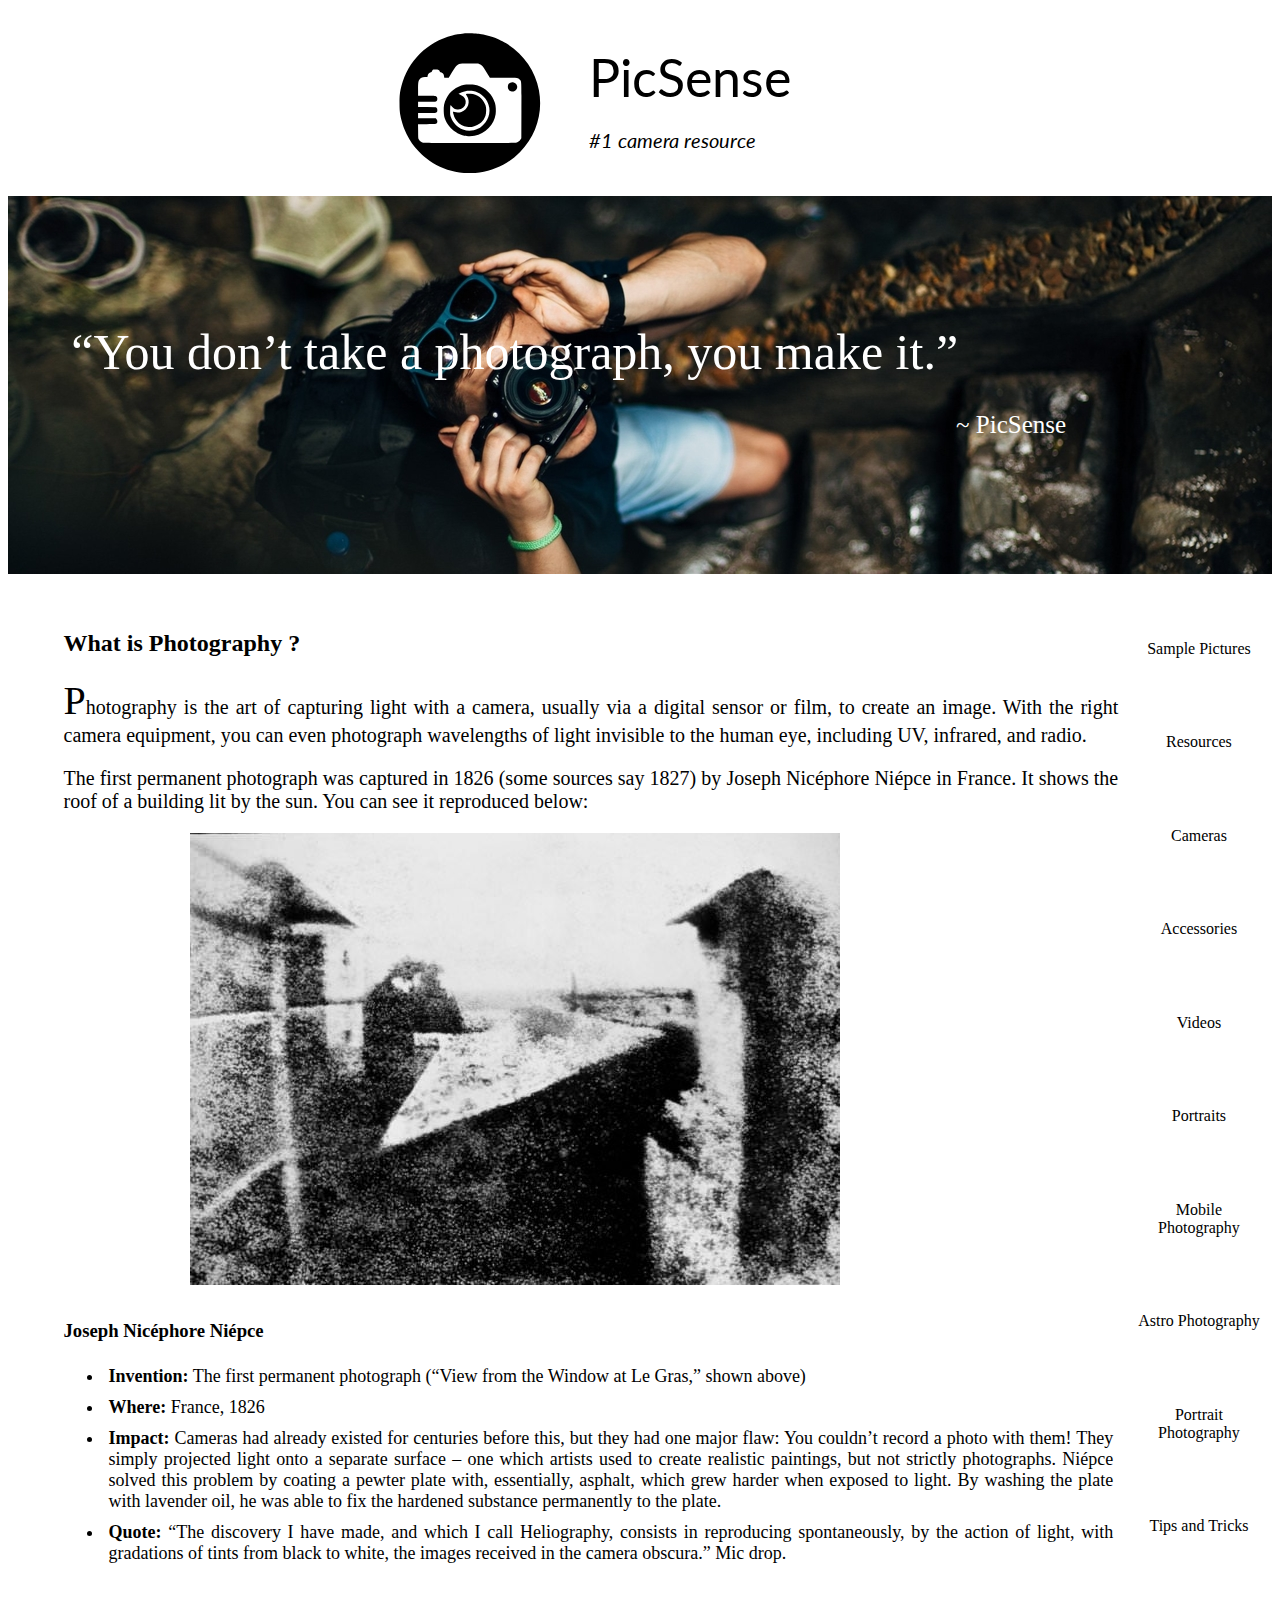
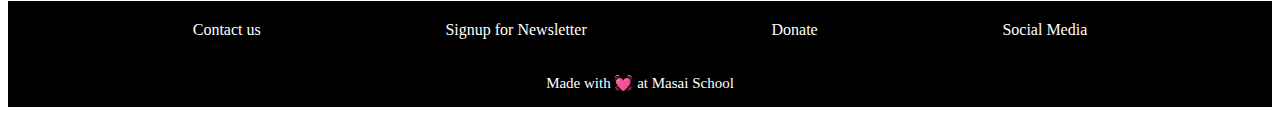
<file: index.html>
<!DOCTYPE html>
<html lang="en">

<head>
    <link rel="stylesheet" type="text/css" href="style.css">
    <link href="https://fonts.googleapis.com/css?family=Lato:400,700i&display=swap" rel="stylesheet">
    <meta charset="UTF-8">
    <meta name="viewport" content="width=device-width, initial-scale=1.0">
    <meta http-equiv="X-UA-Compatible" content="ie=edge">
    <title>PicSense</title>
</head>

<body>
    <div class="container1">
        <div class="header">
            <div><img class="cameraicon" src="resources/cameraicon.svg" alt=""></div>
            <div class="headertext1">PicSense<br>
                <p><i>#1 camera resource</i></p>
            </div>
        </div>
        <div class="navbar">
            <div class="navbartext1">“You don’t take a photograph, you make it.”</div>
            <br>
            <div class="navbartext2"> ~ PicSense</div>
        </div>
        <div class="sidebar">
            <div><a href="resources/samplepicture.html">Sample Pictures</a></div>
            <div><a href="resources/presources.html">Resources</a></div>
            <div><a
                    href="https://www.google.com/search?sxsrf=ACYBGNSxgcJOiOe1SYdRIUkkVOsRicGgYw%3A1572867543502&source=hp&ei=1w3AXbmfHJXYz7sPzd6syAc&q=best+cameras&oq=best+cameras&gs_l=psy-ab.3..0l4j0i20i263j0l3j0i20i263j0.2730.5225..5738...0.0..0.310.2222.0j9j2j1......0....1..gws-wiz.......0i131j35i39j0i67.9MmIUHc0Kig&ved=0ahUKEwj55tOZvNDlAhUV7HMBHU0vC3kQ4dUDCAU&uact=5">Cameras</a>
            </div>
            <div><a
                    href="https://www.google.com/search?sxsrf=ACYBGNRCfscL2-ybdBOMJGhJGe4PfFJ4EQ%3A1572867550183&ei=3g3AXca9CszerQHSjqmoAw&q=best+camera+accessories&oq=best+cameras+acc&gs_l=psy-ab.3.0.0i13l10.100700.101334..103272...0.2..0.235.764.0j3j1......0....1..gws-wiz.......0i71j0i67j0j0i10j0i22i30.i_FlzikR0RI">Accessories</a>
            </div>
            <div><a href="https://www.youtube.com/results?search_query=photography">Videos</a></div>
            <div><a href="resources/portraits.html">Portraits</a></div>
            <div><a href="resources/mphoto.html">Mobile Photography</a></div>
            <div><a href="https://www.google.com/search?client=ubuntu&channel=fs&q=astrophotography&ie=utf-8&oe=utf-8">Astro
                    Photography</a></div>
            <div><a href="resources/portraits.html">Portrait Photography</a></div>
            <div><a
                    href="https://www.google.com/search?client=ubuntu&hs=vCK&channel=fs&sxsrf=ACYBGNRcsnWTXt2kwjXRCDsL7r1W4oQm8g%3A1572871170369&ei=AhzAXbqcFpiGyAOBoKh4&q=photography+tips+and+tricks&oq=photography+tips+an&gs_l=psy-ab.3.0.0l10.97043.100672..101903...0.4..0.180.1742.0j13......0....1..gws-wiz.......0i71j35i39j0i67j0i20i263.G6hv_YPfydM">Tips
                    and Tricks</a></div>
        </div>
        <div class="content">
            <div class="parentcontent">
                <h2>What is Photography ?</h2>
                <p>Photography is the art of capturing light with a camera, usually via a digital sensor or film, to
                    create an image. With the right camera equipment, you can even photograph wavelengths of light
                    invisible to the human eye, including UV, infrared, and radio.</p>
                <p>The first permanent photograph was captured in 1826 (some sources say 1827) by Joseph Nicéphore
                    Niépce in France. It shows the roof of a building lit by the sun. You can see it reproduced below:
                </p>
                <img class="firstpic" src="resources/firstpic.jpg" alt="">
                <h3>Joseph Nicéphore Niépce</h3>
                <div>
                    <ul>
                        <li><b>Invention:</b> The first permanent photograph (“View from the Window at Le Gras,” shown
                            above)</li>
                        <li><b>Where:</b> France, 1826</li>
                        <li><b>Impact:</b> Cameras had already existed for centuries before this, but they had one major
                            flaw: You couldn’t record a photo with them! They simply projected light onto a separate
                            surface – one which artists used to create realistic paintings, but not strictly
                            photographs. Niépce solved this problem by coating a pewter plate with, essentially,
                            asphalt, which grew harder when exposed to light. By washing the plate with lavender oil, he
                            was able to fix the hardened substance permanently to the plate.</li>
                        <li><b>Quote:</b> “The discovery I have made, and which I call Heliography, consists in
                            reproducing spontaneously, by the action of light, with gradations of tints from black to
                            white, the images received in the camera obscura.” Mic drop.</li>
                    </ul>
                </div>
            </div>
        </div>
        <div class="footer">
            <div class="footercontent1">
                <div>Contact us</div>
                <div>Signup for Newsletter</div>
                <div>Donate</div>
                <div>Social Media</div>
            </div>
            <p class="tnote"> Made with 💓 at Masai School</p>
        </div>


</body>

</html>
</file>
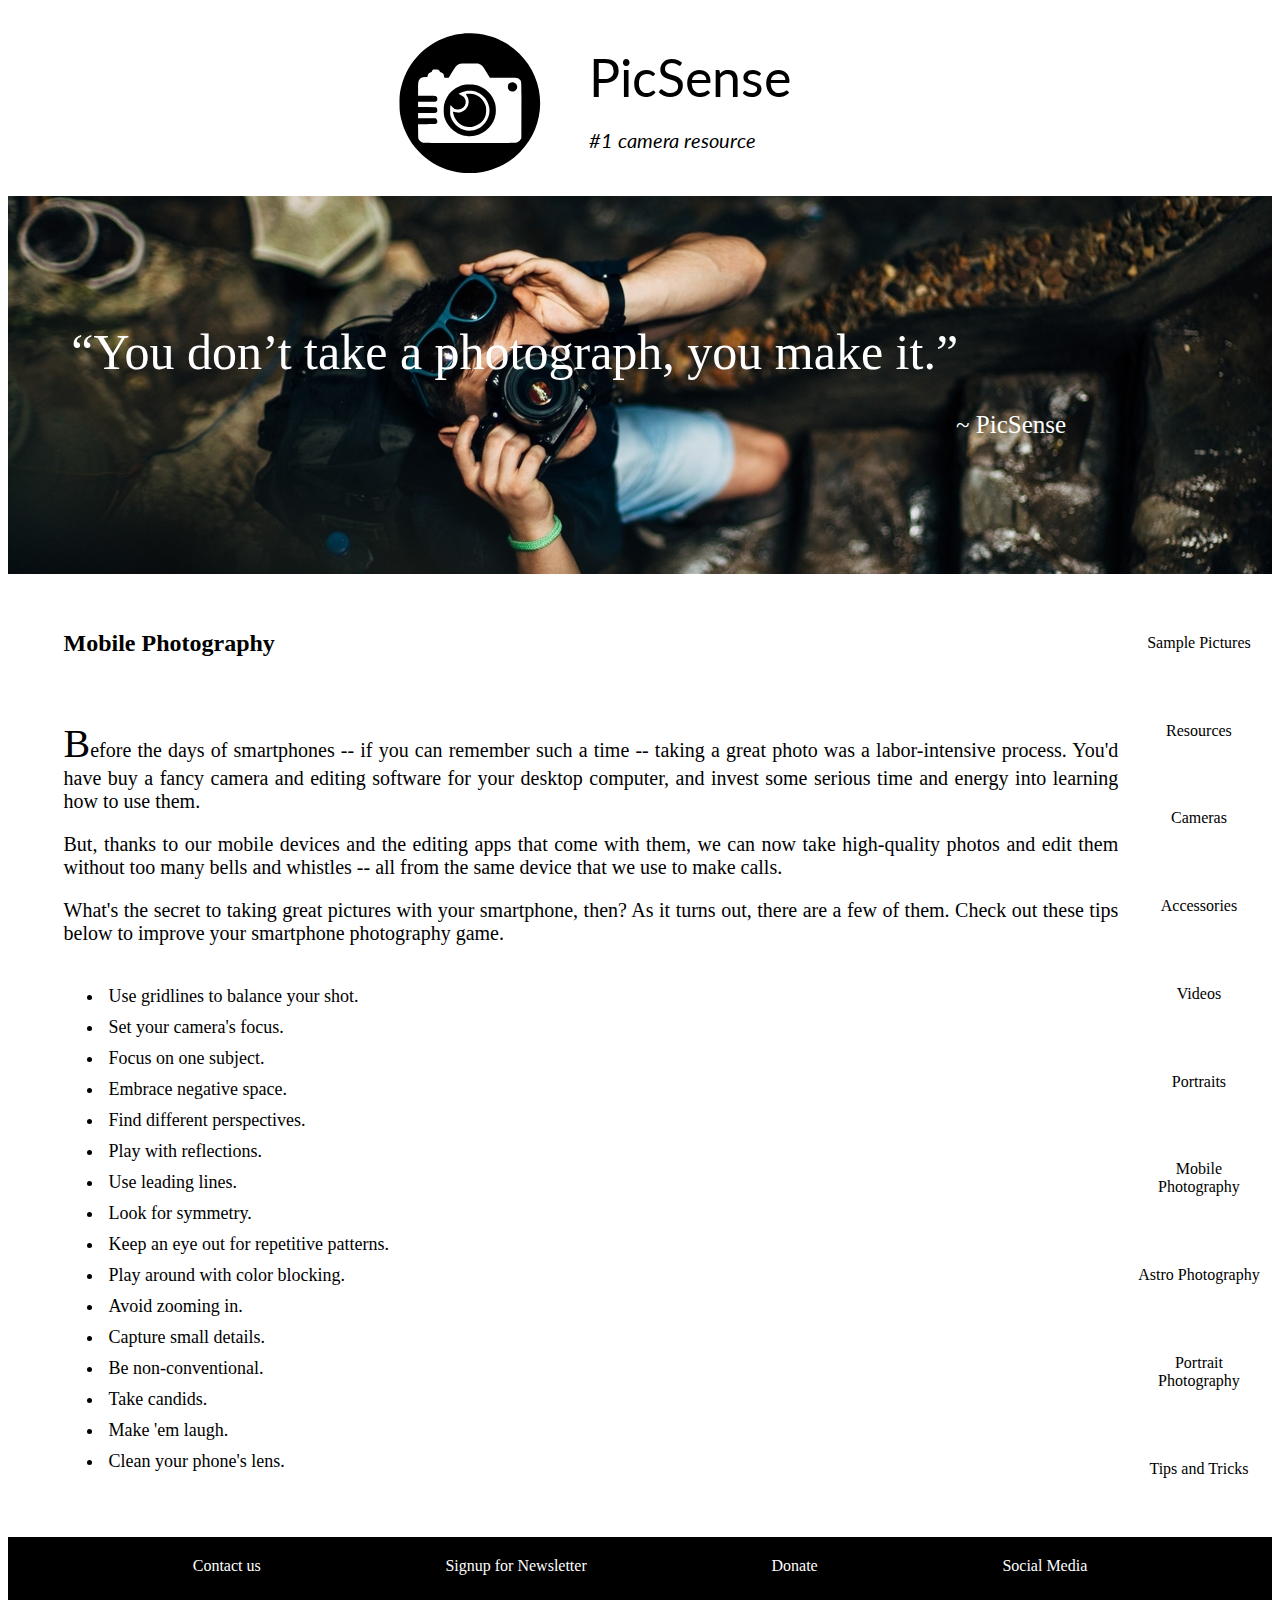
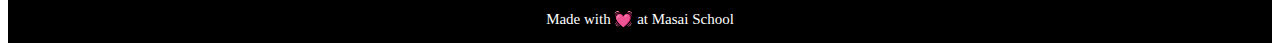
<file: resources/mphoto.html>
<!DOCTYPE html>
<html lang="en">

<head>
    <link rel="stylesheet" type="text/css" href="stylesp.css">
    <link href="https://fonts.googleapis.com/css?family=Lato:400,700i&display=swap" rel="stylesheet">
    <meta charset="UTF-8">
    <meta name="viewport" content="width=device-width, initial-scale=1.0">
    <meta http-equiv="X-UA-Compatible" content="ie=edge">
    <title>Mobile Photography</title>
</head>

<body>
    <div class="container1">
        <div class="header">
            <div><img class="cameraicon" src="resources/cameraicon.svg" alt=""></div>
            <div class="headertext1"><a href="index.html">PicSense<br>
                    <p><i>#1 camera resource</i></p>
                </a></div>
        </div>
        <div class="navbar">
            <div class="navbartext1">“You don’t take a photograph, you make it.”</div>
            <br>
            <div class="navbartext2"> ~ PicSense</div>
        </div>
        <div class="sidebar">
            <div><a href="samplepicture.html">Sample Pictures</a></div>
            <div><a href="presources.html">Resources</a></div>
            <div><a
                    href="https://www.google.com/search?sxsrf=ACYBGNSxgcJOiOe1SYdRIUkkVOsRicGgYw%3A1572867543502&source=hp&ei=1w3AXbmfHJXYz7sPzd6syAc&q=best+cameras&oq=best+cameras&gs_l=psy-ab.3..0l4j0i20i263j0l3j0i20i263j0.2730.5225..5738...0.0..0.310.2222.0j9j2j1......0....1..gws-wiz.......0i131j35i39j0i67.9MmIUHc0Kig&ved=0ahUKEwj55tOZvNDlAhUV7HMBHU0vC3kQ4dUDCAU&uact=5">Cameras</a>
            </div>
            <div><a
                    href="https://www.google.com/search?sxsrf=ACYBGNRCfscL2-ybdBOMJGhJGe4PfFJ4EQ%3A1572867550183&ei=3g3AXca9CszerQHSjqmoAw&q=best+camera+accessories&oq=best+cameras+acc&gs_l=psy-ab.3.0.0i13l10.100700.101334..103272...0.2..0.235.764.0j3j1......0....1..gws-wiz.......0i71j0i67j0j0i10j0i22i30.i_FlzikR0RI">Accessories</a>
            </div>
            <div><a href="https://www.youtube.com/results?search_query=photography">Videos</a></div>
            <div><a href="portraits.html">Portraits</a></div>
            <div><a href="mphoto.html">Mobile Photography</a></div>
            <div><a href="https://www.google.com/search?client=ubuntu&channel=fs&q=astrophotography&ie=utf-8&oe=utf-8">Astro
                    Photography</a></div>
            <div><a href="portraits.html">Portrait Photography</a></div>
            <div><a
                    href="https://www.google.com/search?client=ubuntu&hs=vCK&channel=fs&sxsrf=ACYBGNRcsnWTXt2kwjXRCDsL7r1W4oQm8g%3A1572871170369&ei=AhzAXbqcFpiGyAOBoKh4&q=photography+tips+and+tricks&oq=photography+tips+an&gs_l=psy-ab.3.0.0l10.97043.100672..101903...0.4..0.180.1742.0j13......0....1..gws-wiz.......0i71j35i39j0i67j0i20i263.G6hv_YPfydM">Tips
                    and Tricks</a></div>
        </div>
        <div class="content">
            <div class="parentcontent">
                <h2>Mobile Photography</h2>
                <p>
                    Before the days of smartphones -- if you can remember such a time -- taking a great photo was a
                    labor-intensive process. You'd have buy a fancy camera and editing software for your desktop
                    computer, and invest some serious time and energy into learning how to use them.
                </p>
                <p>
                    But, thanks to our mobile devices and the editing apps that come with them, we can now take
                    high-quality photos and edit them without too many bells and whistles -- all from the same device
                    that we use to make calls.
                </p>
                <p>
                    What's the secret to taking great pictures with your smartphone, then? As it turns out, there are a
                    few of them. Check out these tips below to improve your smartphone photography game.
                </p>
                <div class="pcontent">
                    <ul>
                        <li>Use gridlines to balance your shot.</li>
                        <li>Set your camera's focus.</li>
                        <li>Focus on one subject.</li>
                        <li>Embrace negative space.</li>
                        <li>Find different perspectives.</li>
                        <li>Play with reflections.</li>
                        <li>Use leading lines.</li>
                        <li>Look for symmetry.</li>
                        <li>Keep an eye out for repetitive patterns.</li>
                        <li>Play around with color blocking.</li>
                        <li>Avoid zooming in.</li>
                        <li>Capture small details.</li>
                        <li>Be non-conventional.</li>
                        <li>Take candids.</li>
                        <li>Make 'em laugh.</li>
                        <li>Clean your phone's lens. </li>
                    </ul>
                </div>
            </div>
        </div>
        <div class="footer">
            <div class="footercontent1">
                <div>Contact us</div>
                <div>Signup for Newsletter</div>
                <div>Donate</div>
                <div>Social Media</div>
            </div>
            <p class="tnote"> Made with 💓 at Masai School</p>
        </div>


</body>

</html>
</file>
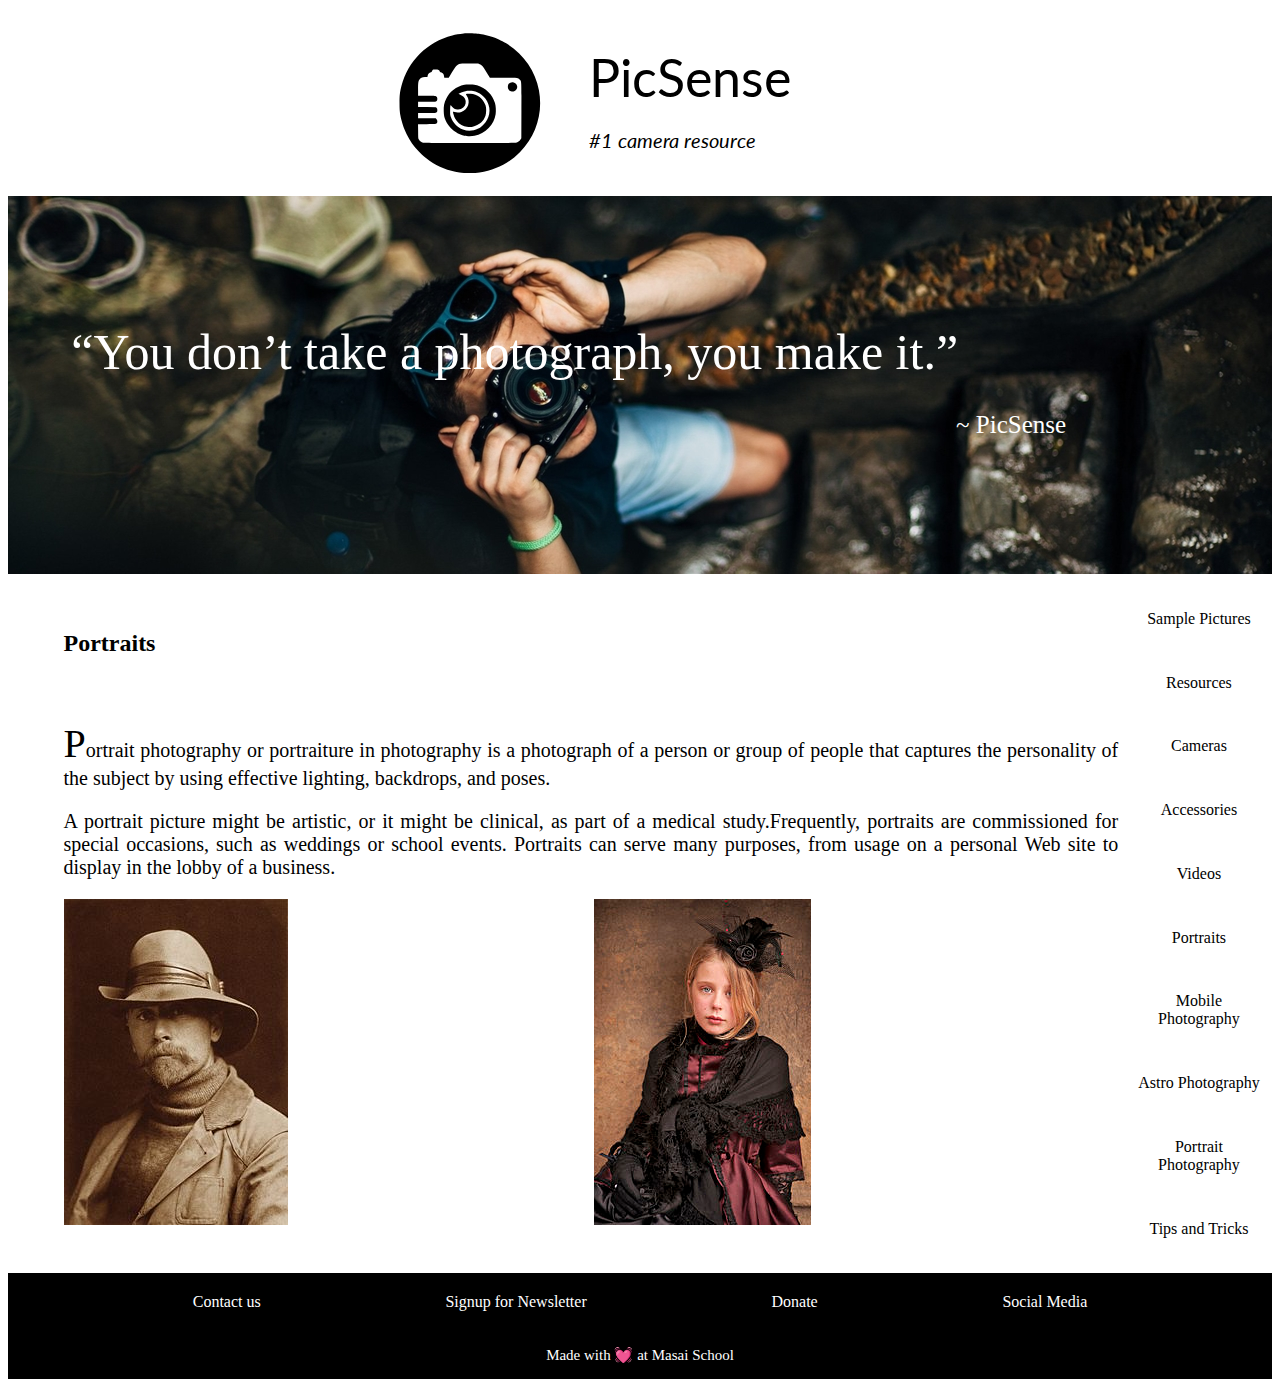
<file: resources/portraits.html>
<!DOCTYPE html>
<html lang="en">

<head>
    <link rel="stylesheet" type="text/css" href="stylesp.css">
    <link href="https://fonts.googleapis.com/css?family=Lato:400,700i&display=swap" rel="stylesheet">
    <meta charset="UTF-8">
    <meta name="viewport" content="width=device-width, initial-scale=1.0">
    <meta http-equiv="X-UA-Compatible" content="ie=edge">
    <title>Portraits</title>
</head>

<body>
    <div class="container1">
        <div class="header">
            <div><img class="cameraicon" src="resources/cameraicon.svg" alt=""></div>
            <div class="headertext1"><a href="index.html">PicSense<br>
                    <p><i>#1 camera resource</i></p>
                </a></div>
        </div>
        <div class="navbar">
            <div class="navbartext1">“You don’t take a photograph, you make it.”</div>
            <br>
            <div class="navbartext2"> ~ PicSense</div>
        </div>
        <div class="sidebar">
            <div><a href="samplepicture.html">Sample Pictures</a></div>
            <div><a href="presources.html">Resources</a></div>
            <div><a
                    href="https://www.google.com/search?sxsrf=ACYBGNSxgcJOiOe1SYdRIUkkVOsRicGgYw%3A1572867543502&source=hp&ei=1w3AXbmfHJXYz7sPzd6syAc&q=best+cameras&oq=best+cameras&gs_l=psy-ab.3..0l4j0i20i263j0l3j0i20i263j0.2730.5225..5738...0.0..0.310.2222.0j9j2j1......0....1..gws-wiz.......0i131j35i39j0i67.9MmIUHc0Kig&ved=0ahUKEwj55tOZvNDlAhUV7HMBHU0vC3kQ4dUDCAU&uact=5">Cameras</a>
            </div>
            <div><a
                    href="https://www.google.com/search?sxsrf=ACYBGNRCfscL2-ybdBOMJGhJGe4PfFJ4EQ%3A1572867550183&ei=3g3AXca9CszerQHSjqmoAw&q=best+camera+accessories&oq=best+cameras+acc&gs_l=psy-ab.3.0.0i13l10.100700.101334..103272...0.2..0.235.764.0j3j1......0....1..gws-wiz.......0i71j0i67j0j0i10j0i22i30.i_FlzikR0RI">Accessories</a>
            </div>
            <div><a href="https://www.youtube.com/results?search_query=photography">Videos</a></div>
            <div><a href="portraits.html">Portraits</a></div>
            <div><a href="mphoto.html">Mobile Photography</a></div>
            <div><a href="https://www.google.com/search?client=ubuntu&channel=fs&q=astrophotography&ie=utf-8&oe=utf-8">Astro
                    Photography</a></div>
            <div><a href="portraits.html">Portrait Photography</a></div>
            <div><a
                    href="https://www.google.com/search?client=ubuntu&hs=vCK&channel=fs&sxsrf=ACYBGNRcsnWTXt2kwjXRCDsL7r1W4oQm8g%3A1572871170369&ei=AhzAXbqcFpiGyAOBoKh4&q=photography+tips+and+tricks&oq=photography+tips+an&gs_l=psy-ab.3.0.0l10.97043.100672..101903...0.4..0.180.1742.0j13......0....1..gws-wiz.......0i71j35i39j0i67j0i20i263.G6hv_YPfydM">Tips
                    and Tricks</a></div>
        </div>
        <div class="content">
            <div class="parentcontent">
                <h2>Portraits</h2>
                <p>
                    Portrait photography or portraiture in photography is a photograph of a person or group of people
                    that captures the personality of the subject by using effective lighting, backdrops, and poses.
                </p>
                <p>A portrait picture might be artistic, or it might be clinical, as part of a medical study.Frequently,
                    portraits are commissioned for special occasions, such as weddings or school events. Portraits can
                    serve many purposes, from usage on a personal Web site to display in the lobby of a business.</p>
                <div class="pcontent">
                    <div class="pic1"><img src="resources/pp1.jpg" alt=""></div>
                    <div class="pic2"><img src="resources/pp2.jpg" alt=""></div>
                </div>
            </div>
        </div>
        <div class="footer">
            <div class="footercontent1">
                <div>Contact us</div>
                <div>Signup for Newsletter</div>
                <div>Donate</div>
                <div>Social Media</div>
            </div>
            <p class="tnote"> Made with 💓 at Masai School</p>
        </div>


</body>

</html>
</file>
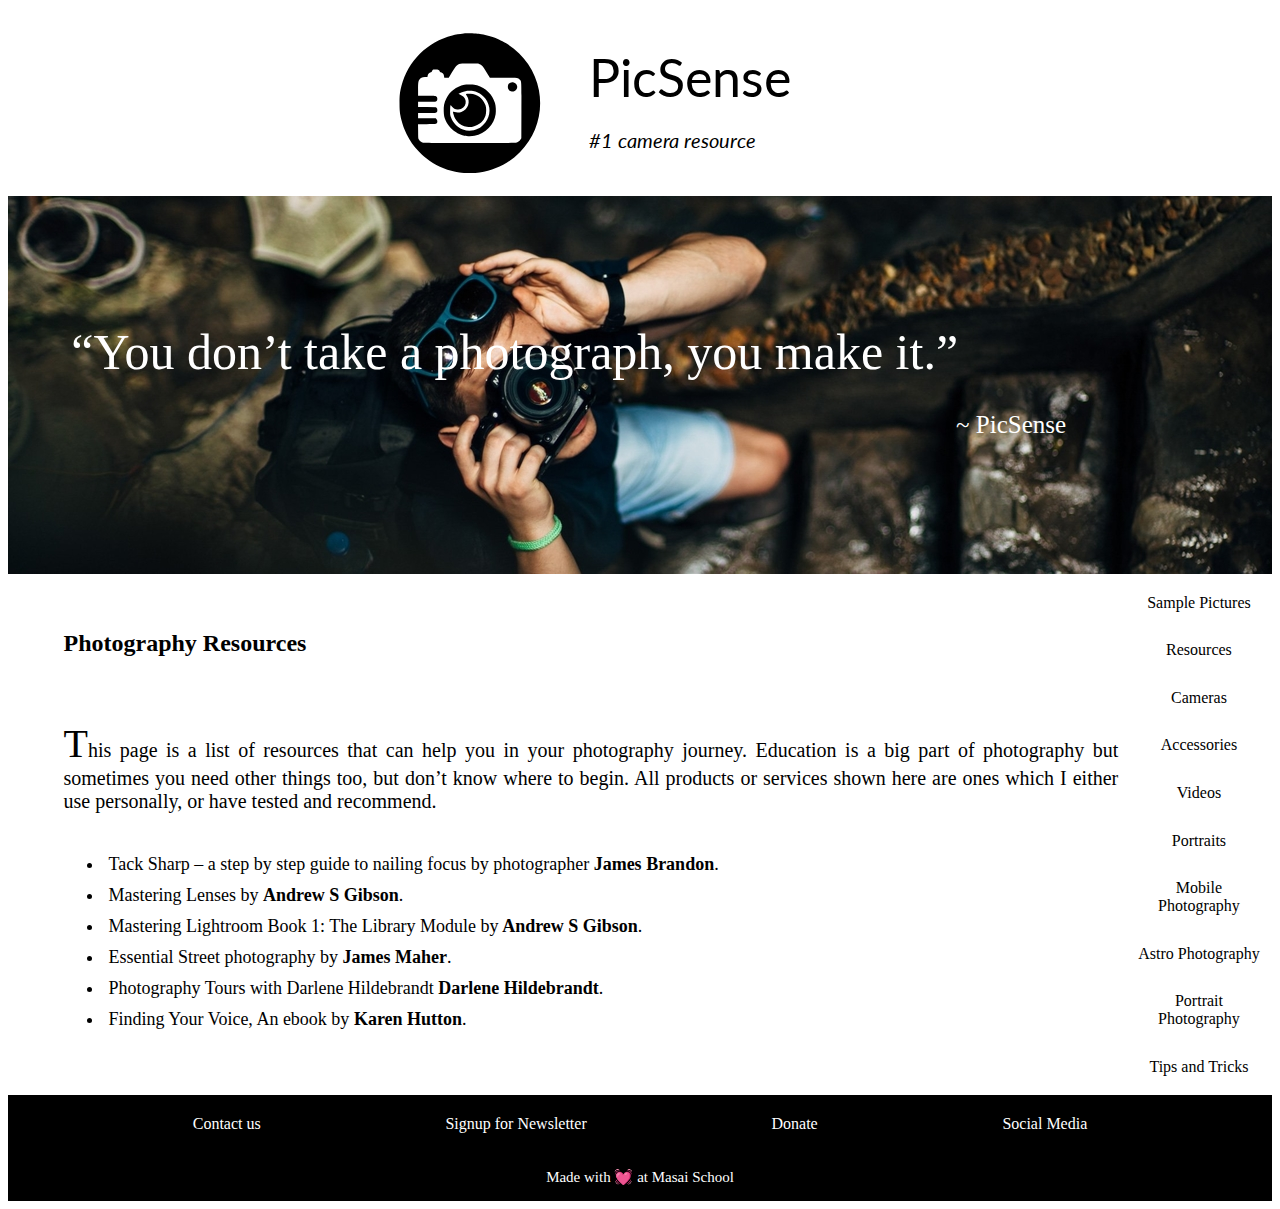
<file: resources/presources.html>
<!DOCTYPE html>
<html lang="en">

<head>
    <link rel="stylesheet" type="text/css" href="stylesp.css">
    <link href="https://fonts.googleapis.com/css?family=Lato:400,700i&display=swap" rel="stylesheet">
    <meta charset="UTF-8">
    <meta name="viewport" content="width=device-width, initial-scale=1.0">
    <meta http-equiv="X-UA-Compatible" content="ie=edge">
    <title>Resources</title>
</head>

<body>
    <div class="container1">
        <div class="header">
            <div><img class="cameraicon" src="resources/cameraicon.svg" alt=""></div>
            <div class="headertext1"><a href="index.html">PicSense<br>
                    <p><i>#1 camera resource</i></p>
                </a></div>
        </div>
        <div class="navbar">
            <div class="navbartext1">“You don’t take a photograph, you make it.”</div>
            <br>
            <div class="navbartext2"> ~ PicSense</div>
        </div>
        <div class="sidebar">
            <div><a href="samplepicture.html">Sample Pictures</a></div>
            <div><a href="presources.html">Resources</a></div>
            <div><a
                    href="https://www.google.com/search?sxsrf=ACYBGNSxgcJOiOe1SYdRIUkkVOsRicGgYw%3A1572867543502&source=hp&ei=1w3AXbmfHJXYz7sPzd6syAc&q=best+cameras&oq=best+cameras&gs_l=psy-ab.3..0l4j0i20i263j0l3j0i20i263j0.2730.5225..5738...0.0..0.310.2222.0j9j2j1......0....1..gws-wiz.......0i131j35i39j0i67.9MmIUHc0Kig&ved=0ahUKEwj55tOZvNDlAhUV7HMBHU0vC3kQ4dUDCAU&uact=5">Cameras</a>
            </div>
            <div><a
                    href="https://www.google.com/search?sxsrf=ACYBGNRCfscL2-ybdBOMJGhJGe4PfFJ4EQ%3A1572867550183&ei=3g3AXca9CszerQHSjqmoAw&q=best+camera+accessories&oq=best+cameras+acc&gs_l=psy-ab.3.0.0i13l10.100700.101334..103272...0.2..0.235.764.0j3j1......0....1..gws-wiz.......0i71j0i67j0j0i10j0i22i30.i_FlzikR0RI">Accessories</a>
            </div>
            <div><a href="https://www.youtube.com/results?search_query=photography">Videos</a></div>
            <div><a href="portraits.html">Portraits</a></div>
            <div><a href="mphoto.html">Mobile Photography</a></div>
            <div><a href="https://www.google.com/search?client=ubuntu&channel=fs&q=astrophotography&ie=utf-8&oe=utf-8">Astro
                    Photography</a></div>
            <div><a href="portraits.html">Portrait Photography</a></div>
            <div><a
                    href="https://www.google.com/search?client=ubuntu&hs=vCK&channel=fs&sxsrf=ACYBGNRcsnWTXt2kwjXRCDsL7r1W4oQm8g%3A1572871170369&ei=AhzAXbqcFpiGyAOBoKh4&q=photography+tips+and+tricks&oq=photography+tips+an&gs_l=psy-ab.3.0.0l10.97043.100672..101903...0.4..0.180.1742.0j13......0....1..gws-wiz.......0i71j35i39j0i67j0i20i263.G6hv_YPfydM">Tips
                    and Tricks</a></div>
        </div>
        <div class="content">
            <div class="parentcontent">
                <h2>Photography Resources</h2>
                <p>This page is a list of resources that can help you in your photography journey. Education is a big
                    part of photography but sometimes you need other things too, but don’t know where to begin. All
                    products or services shown here are ones which I either use personally, or have tested and
                    recommend.</p>
                <div class="pcontent">

                    <ul>
                        <li><a href="https://www.digitalphotomentor.com/nailing-focus">Tack Sharp – a step by step guide
                                to nailing focus by photographer <b>James Brandon</b>.</a></li>
                        <li><a href="https://www.digitalphotomentor.com/ag-mastering-lenses">Mastering Lenses by <b>
                                    Andrew S Gibson</b>.</a></li>
                        <li><a href="https://www.digitalphotomentor.com/andrew-gibson-lightroom-books">Mastering
                                Lightroom Book 1: The Library Module by<b> Andrew S Gibson</b>.</a></li>
                        <li><a href="https://www.digitalphotomentor.com/jm-essential-street-photography">Essential
                                Street photography by <b> James Maher</b>.</a></li>
                        <li><a href="https://www.digitalphotomentor.com/photo-tours/">Photography Tours with Darlene
                                Hildebrandt<b> Darlene Hildebrandt</b>.</a></li>
                        <li><a href="http://karenhutton.com/product/10-steps-to-finding-your-voice/">Finding Your Voice,
                                An ebook by<b> Karen Hutton</b>.</a></li>
                    </ul>

                </div>
            </div>
        </div>
        <div class="footer">
            <div class="footercontent1">
                <div>Contact us</div>
                <div>Signup for Newsletter</div>
                <div>Donate</div>
                <div>Social Media</div>
            </div>
            <p class="tnote"> Made with 💓 at Masai School</p>
        </div>


</body>

</html>
</file>
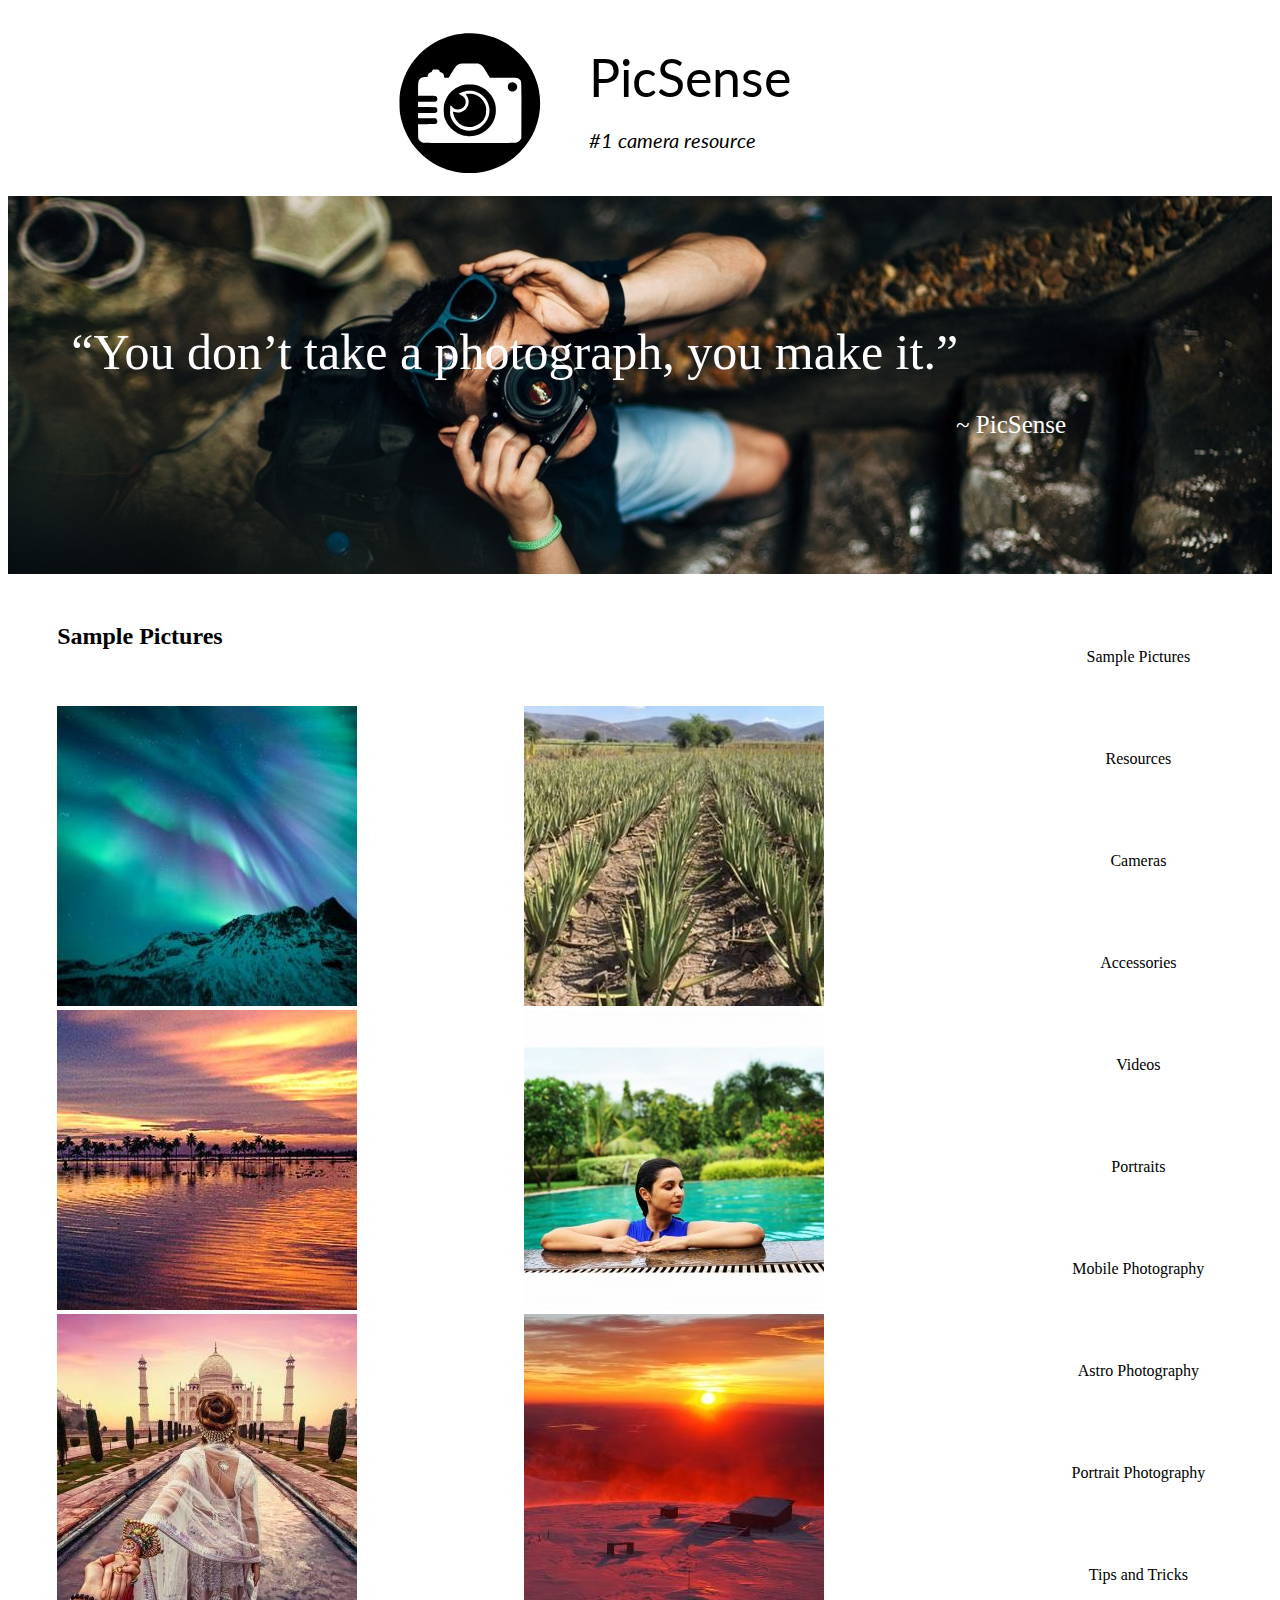
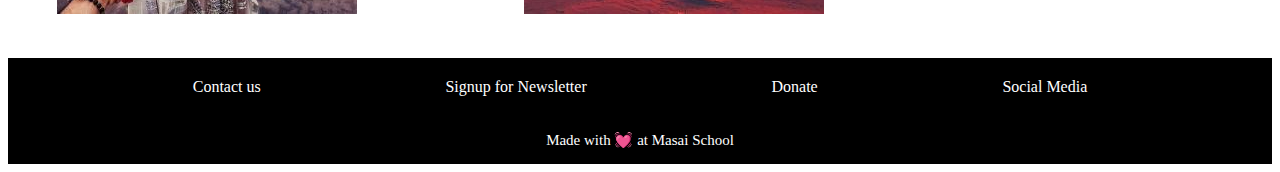
<file: resources/samplepicture.html>
<!DOCTYPE html>
<html lang="en">

<head>
    <link rel="stylesheet" type="text/css" href="stylesp.css">
    <link href="https://fonts.googleapis.com/css?family=Lato:400,700i&display=swap" rel="stylesheet">
    <meta charset="UTF-8">
    <meta name="viewport" content="width=device-width, initial-scale=1.0">
    <meta http-equiv="X-UA-Compatible" content="ie=edge">
    <title>Sample Pictures</title>
</head>

<body>
    <div class="container1">
        <div class="header">
            <div><img class="cameraicon" src="resources/cameraicon.svg" alt=""></div>
            <div class="headertext1"><a href="index.html">PicSense<br>
                    <p><i>#1 camera resource</i></p>
                </a></div>
        </div>
        <div class="navbar">
            <div class="navbartext1">“You don’t take a photograph, you make it.”</div>
            <br>
            <div class="navbartext2"> ~ PicSense</div>
        </div>
        <div class="sidebar">
            <div><a href="samplepicture.html">Sample Pictures</a></div>
            <div><a href="presources.html">Resources</a></div>
            <div><a
                    href="https://www.google.com/search?sxsrf=ACYBGNSxgcJOiOe1SYdRIUkkVOsRicGgYw%3A1572867543502&source=hp&ei=1w3AXbmfHJXYz7sPzd6syAc&q=best+cameras&oq=best+cameras&gs_l=psy-ab.3..0l4j0i20i263j0l3j0i20i263j0.2730.5225..5738...0.0..0.310.2222.0j9j2j1......0....1..gws-wiz.......0i131j35i39j0i67.9MmIUHc0Kig&ved=0ahUKEwj55tOZvNDlAhUV7HMBHU0vC3kQ4dUDCAU&uact=5">Cameras</a>
            </div>
            <div><a
                    href="https://www.google.com/search?sxsrf=ACYBGNRCfscL2-ybdBOMJGhJGe4PfFJ4EQ%3A1572867550183&ei=3g3AXca9CszerQHSjqmoAw&q=best+camera+accessories&oq=best+cameras+acc&gs_l=psy-ab.3.0.0i13l10.100700.101334..103272...0.2..0.235.764.0j3j1......0....1..gws-wiz.......0i71j0i67j0j0i10j0i22i30.i_FlzikR0RI">Accessories</a>
            </div>
            <div><a href="https://www.youtube.com/results?search_query=photography">Videos</a></div>
            <div><a href="portraits.html">Portraits</a></div>
            <div><a href="mphoto.html">Mobile Photography</a></div>
            <div><a href="https://www.google.com/search?client=ubuntu&channel=fs&q=astrophotography&ie=utf-8&oe=utf-8">Astro
                    Photography</a></div>
            <div><a href="portraits.html">Portrait Photography</a></div>
            <div><a
                    href="https://www.google.com/search?client=ubuntu&hs=vCK&channel=fs&sxsrf=ACYBGNRcsnWTXt2kwjXRCDsL7r1W4oQm8g%3A1572871170369&ei=AhzAXbqcFpiGyAOBoKh4&q=photography+tips+and+tricks&oq=photography+tips+an&gs_l=psy-ab.3.0.0l10.97043.100672..101903...0.4..0.180.1742.0j13......0....1..gws-wiz.......0i71j35i39j0i67j0i20i263.G6hv_YPfydM">Tips
                    and Tricks</a></div>
        </div>
        <div class="content">
            <div class="parentcontent">
                <h2>Sample Pictures</h2>
                <div class="pcontent">
                    <div class="pic1"><img src="resources/xpic1.jpg" alt=""></div>
                    <div class="pic2"><img src="resources/xpic2.jpg" alt=""></div>
                    <div class="pic3"><img src="resources/xpic3.jpg" alt=""></div>
                    <div class="pic4"><img src="resources/xpic4.jpg" alt=""></div>
                    <div class="pic5"><img src="resources/xpic5.jpg" alt=""></div>
                    <div class="pic6"><img src="resources/xpic6.jpg" alt=""></div>
                </div>
            </div>
        </div>
        <div class="footer">
            <div class="footercontent1">
                <div>Contact us</div>
                <div>Signup for Newsletter</div>
                <div>Donate</div>
                <div>Social Media</div>
            </div>
            <p class="tnote"> Made with 💓 at Masai School</p>
        </div>


</body>

</html>
</file>
<file: style.css>
.container1 {
    display: grid;
    width: 100%;
    height: 100%;
    #border: 2px solid black;
    grid-auto-rows: minmax(50px, auto);
    grid-template-areas:
        "xheader xheader xheader xheader"
        "xnavbar xnavbar xnavbar xnavbar"
        "xcontent xcontent xcontent xsidebar"
        "xfooter xfooter xfooter xfooter";
}

.container1 div {
    #border: 2px solid black;
}

.header {
    grid-area: xheader;
    #background-color: red;
    justify-content: center;

}

.cameraicon {
    height: 12%;
    width: 13%;
    margin-left: 30%;
    float: left;
    margin-top: 1%;
    #border: 2px solid black;
}

.headertext1 {
    font-size: 52px;
    font-family: 'Lato', sans-serif;
    float: left;
    margin-top: 3%;
    margin-left: 3%;
}

p {
    font-size: 20px;
    padding: 0px;
    text-align: justify;
}

.navbar {
    grid-area: xnavbar;
    #background-color: aqua;
    background-image: url(resources/navbar.jpg);
    height: 378px;
}

.navbartext1 {
    color: white;
    margin-top: 10%;
    font-size: 50px;
    margin-left: 5%;
}

.navbartext2 {
    color: white;
    margin-top: 1%;
    margin-left: 75%;
    ;
    font-size: 25px;
}

.sidebar {
    grid-area: xsidebar;
    #background-color: darkgoldenrod;
    display: flex;
    flex-direction: column;
    justify-content: space-evenly
}

.sidebar div {
    margin-left: 5%;
    justify-content: space-evenly;
    text-align: center;
    padding: 10px;
}

.sidebar div:hover {
    background-color: black;
    color: white;
}

a:hover {
    background-color: black;
    color: white;
}

a {
    text-decoration: none;
    color: black;
}

.content {
    grid-area: xcontent;
    #background-color: blueviolet;
}

h3 {
    margin-top: 3%;
}

li {
    padding: 5px;
    text-align: justify;
    font-size: 18px;
}

ul {
    margin-bottom: 3%;
}

h2+p::first-letter {
    font-size: 40px;
}

.firstpic {
    margin-left: 12%;
}

.parentcontent {
    margin-left: 5%;
    margin-top: 5%;
}

.footer {
    grid-area: xfooter;
    background-color: black;

}

.footercontent1 {
    display: flex;
    justify-content: space-evenly;
    flex-direction: row;
    color: white;
    padding: 10px;
}

.footercontent1 div {
    padding: 10px;
}

.footercontent1 div:hover {
    background-color: white;
    color: black;
}

.tnote {
    font-size: 15px;
    color: white;
    text-align: center;
}

@media (max-width:768px) {
    .container1 {
        grid-template-areas:
            "xheader xheader xheader xheader"
            "xnavbar xnavbar xnavbar xnavbar"
            "xcontent xcontent xcontent xcontent"
            "xsidebar xsidebar xsidebar xsidebar"
            "xsidebar xsidebar xsidebar xsidebar"
            "xfooter xfooter xfooter xfooter";

    }

    .footercontent1 {
        flex-direction: column
    }

    .firstpic {
        width: 70%
    }
}
</file>
<file: resources/stylesp.css>
.container1 {
    display: grid;
    width: 100%;
    height: 100%;
    #border: 2px solid black;
    grid-auto-rows: minmax(50px, auto);
    grid-template-areas:
        "xheader xheader xheader xheader"
        "xnavbar xnavbar xnavbar xnavbar"
        "xcontent xcontent xcontent xsidebar"
        "xfooter xfooter xfooter xfooter";
}

.container1 div {
    #border: 2px solid black;
}

.header {
    grid-area: xheader;
    #background-color: red;
    justify-content: center;

}

.cameraicon {
    height: 12%;
    width: 13%;
    margin-left: 30%;
    float: left;
    margin-top: 1%;
    #border: 2px solid black;
}

.headertext1 {
    font-size: 52px;
    font-family: 'Lato', sans-serif;
    float: left;
    margin-top: 3%;
    margin-left: 3%;
}

p {
    font-size: 20px;
    padding: 0px;
    text-align: justify;
}

.navbar {
    grid-area: xnavbar;
    #background-color: aqua;
    background-image: url(resources/navbar.jpg);
    height: 378px;

}

.navbartext1 {
    color: white;
    margin-top: 10%;
    font-size: 50px;
    margin-left: 5%;
}

.navbartext2 {
    color: white;
    margin-top: 1%;
    margin-left: 75%;
    ;
    font-size: 25px;
}

.sidebar {
    grid-area: xsidebar;
    #background-color: darkgoldenrod;
    display: flex;
    flex-direction: column;
    justify-content: space-evenly
}

.sidebar div {
    margin-left: 5%;
    justify-content: space-evenly;
    text-align: center;
    padding: 10px;
}

.sidebar div:hover {
    background-color: black;
    color: white;
}

a:hover {
    background-color: black;
    color: white;
}

a {
    text-decoration: none;
    color: black;
}

.content {
    grid-area: xcontent;
    #background-color: blueviolet;
}

h2 {
    margin-bottom: 6%;
}

h2+p::first-letter {
    font-size: 40px;
}

li {
    font-size: 18px;
    padding: 5px;
}

.pcontent {
    display: grid;
    grid-template-columns: auto auto;
    grid-template-rows: auto auto auto;
}

.parentcontent {
    margin-left: 5%;
    margin-top: 5%;
    margin-bottom: 4%;
}

.footer {
    grid-area: xfooter;
    background-color: black;

}

.footercontent1 {
    display: flex;
    justify-content: space-evenly;
    flex-direction: row;
    color: white;
    padding: 10px;
}

.footercontent1 div {
    padding: 10px;
}

.footercontent1 div:hover {
    background-color: white;
    color: black;
}

.tnote {
    font-size: 15px;
    color: white;
    text-align: center;
}

@media (max-width:768px) {
    .container1 {
        grid-template-areas:
            "xheader xheader xheader xheader"
            "xnavbar xnavbar xnavbar xnavbar"
            "xcontent xcontent xcontent xcontent"
            "xsidebar xsidebar xsidebar xsidebar"
            "xsidebar xsidebar xsidebar xsidebar"
            "xfooter xfooter xfooter xfooter";

    }

    .footercontent1 {
        flex-direction: column
    }

    .firstpic {
        width: 70%
    }

    .pcontent {
        grid-template-columns: auto;
        grid-template-rows: auto auto auto auto auto;
        margin-left: 15%;
    }

    h2 {
        margin-left: 22%;
    }
}
</file>
